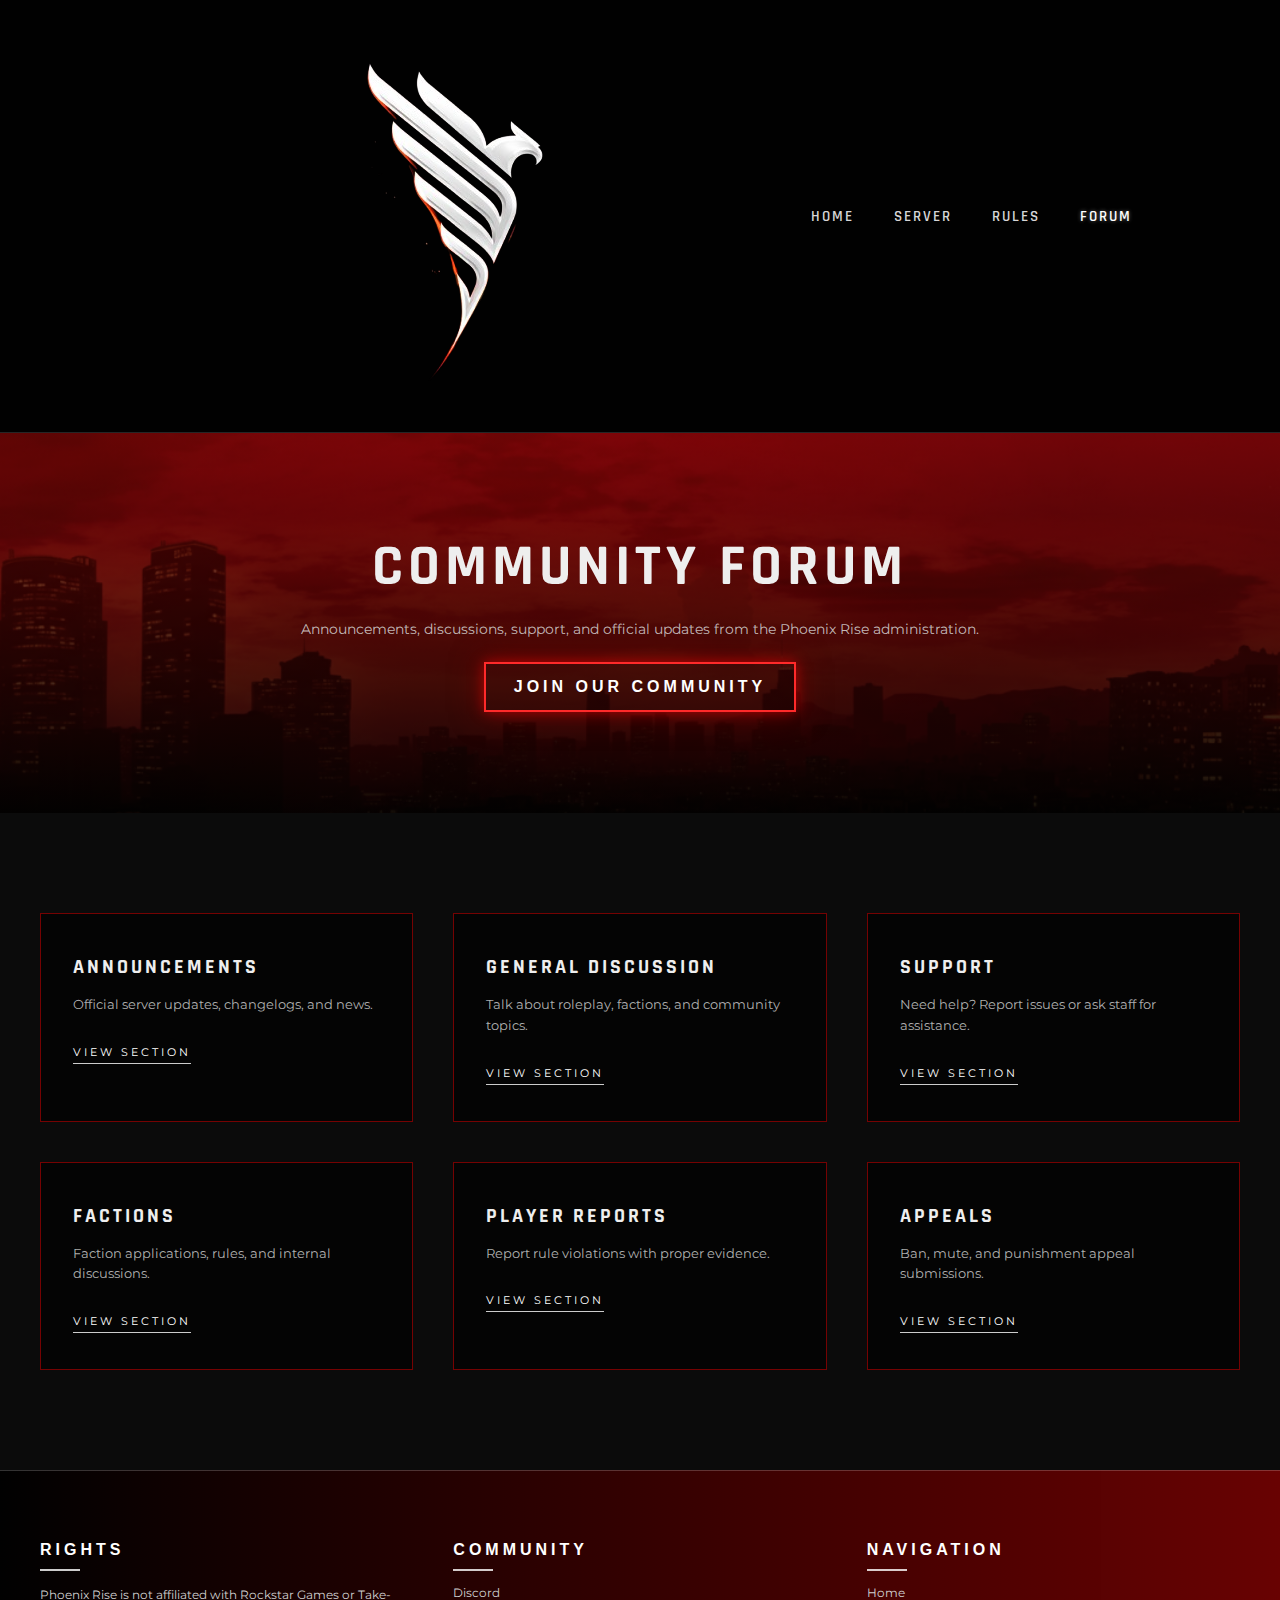
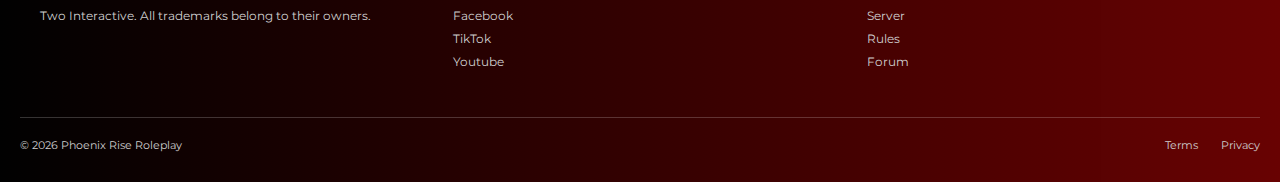
<file: forum.html>
<!DOCTYPE html>
<html lang="en">
<head>
  <meta charset="UTF-8">
  <title>Forum | Phoenix</title>
  <meta name="viewport" content="width=device-width, initial-scale=1.0">

  <link rel="stylesheet" href="css/styles.css">
</head>
<body>

<!-- =========================
     NAVBAR
========================= -->
<nav class="navbar">
  <div class="nav-container">

    <div class="nav-logo">
      <img src="images/logo.png" alt="Phoenix Rise">
    </div>

    <ul class="nav-menu">
      <li><a href="index.html">HOME</a></li>
      <li><a href="server.html">SERVER</a></li>
      <li><a href="rules.html">RULES</a></li>
      <li><a href="forum.html" class="active">FORUM</a></li>
    </ul>

    <div class="server-status">
      STATUS: <span>ONLINE</span>
    </div>

  </div>
</nav>

<!-- =========================
     FORUM HERO
========================= -->
<section class="forum-hero">
  <div class="forum-hero-content">
    <h1>COMMUNITY FORUM</h1>
    <p>
      Announcements, discussions, support, and official updates
      from the Phoenix Rise administration.
    </p>

    <a href="https://discord.gg/YOUR_INVITE"
       target="_blank"
       class="hero-btn">
       JOIN OUR COMMUNITY
    </a>
  </div>
</section>

<!-- =========================
     FORUM SECTIONS
========================= -->
<section class="forum-section">

  <div class="forum-grid">

    <div class="forum-card">
      <h3>ANNOUNCEMENTS</h3>
      <p>Official server updates, changelogs, and news.</p>
      <a href="#">VIEW SECTION</a>
    </div>

    <div class="forum-card">
      <h3>GENERAL DISCUSSION</h3>
      <p>Talk about roleplay, factions, and community topics.</p>
      <a href="#">VIEW SECTION</a>
    </div>

    <div class="forum-card">
      <h3>SUPPORT</h3>
      <p>Need help? Report issues or ask staff for assistance.</p>
      <a href="#">VIEW SECTION</a>
    </div>

    <div class="forum-card">
      <h3>FACTIONS</h3>
      <p>Faction applications, rules, and internal discussions.</p>
      <a href="#">VIEW SECTION</a>
    </div>

    <div class="forum-card">
      <h3>PLAYER REPORTS</h3>
      <p>Report rule violations with proper evidence.</p>
      <a href="#">VIEW SECTION</a>
    </div>

    <div class="forum-card">
      <h3>APPEALS</h3>
      <p>Ban, mute, and punishment appeal submissions.</p>
      <a href="#">VIEW SECTION</a>
    </div>

  </div>

</section>

<!-- =========================
     FOOTER
========================= -->
<footer class="site-footer">
  <div class="footer-container">

    <div class="footer-col">
      <h4>RIGHTS</h4>
      <p>
        Phoenix Rise is not affiliated with Rockstar Games or
        Take-Two Interactive. All trademarks belong to their owners.
      </p>

    </div>

    <div class="footer-col">
      <h4>COMMUNITY</h4>
      <ul>
        <li><a href="https://discord.gg/2nyASzjTf">Discord</a></li>
        <li><a href="https://www.facebook.com/share/1Ha8A7fpet/">Facebook</a></li>
        
        <li><a href="#">TikTok</a></li>
        <li><a href="https://youtube.com/@phoenixriseroleplay?si=cSsHaofqB522xa_9">Youtube</a></li>
      </ul>
    </div>

    <div class="footer-col">
      <h4>NAVIGATION</h4>
      <ul>
        <li><a href="index.html">Home</a></li>
        <li><a href="server.html">Server</a></li>
        <li><a href="rules.html">Rules</a></li>
        <li><a href="forum.html">Forum</a></li>
      </ul>
    </div>

  </div>

  <div class="footer-bottom">
    <span>© 2026 Phoenix Rise Roleplay</span>
    <div class="footer-links">
      <a href="#">Terms</a>
      <a href="#">Privacy</a>
    </div>
  </div>
</footer>

</body>
</html>
</file>
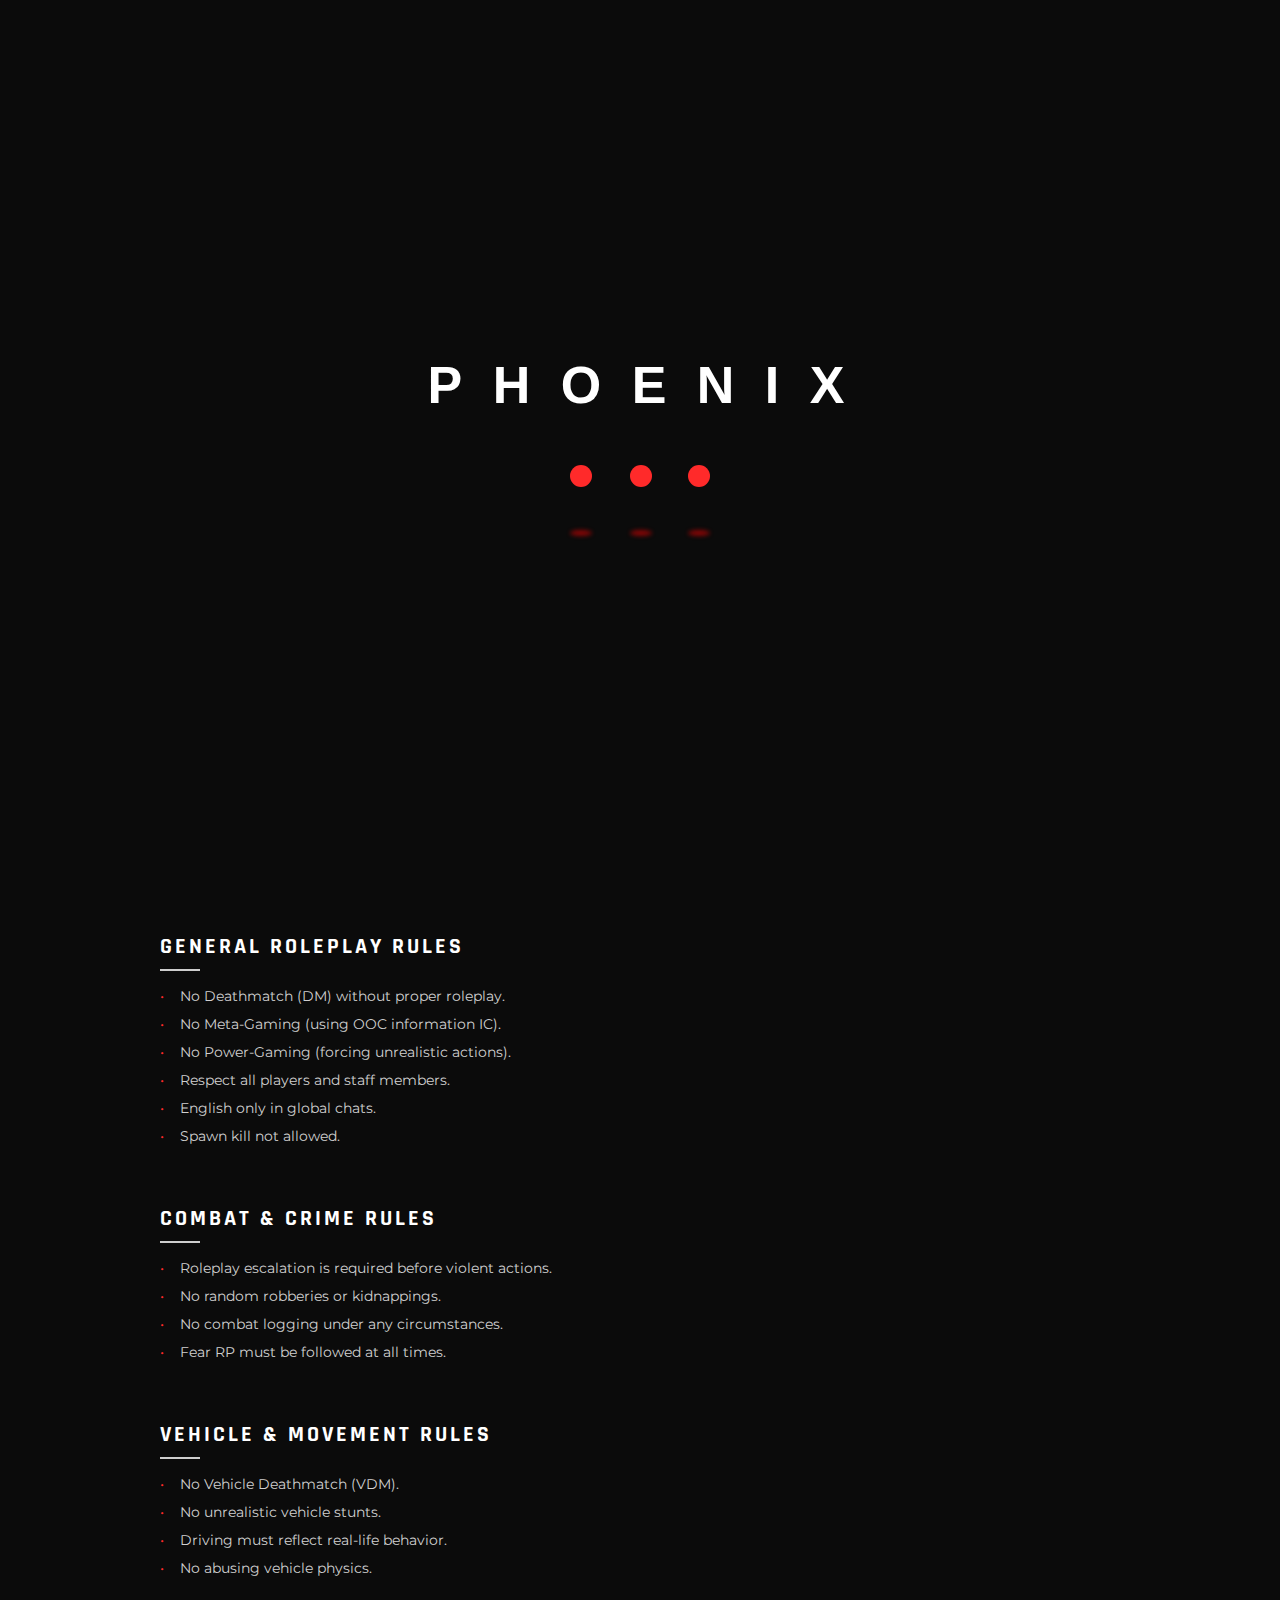
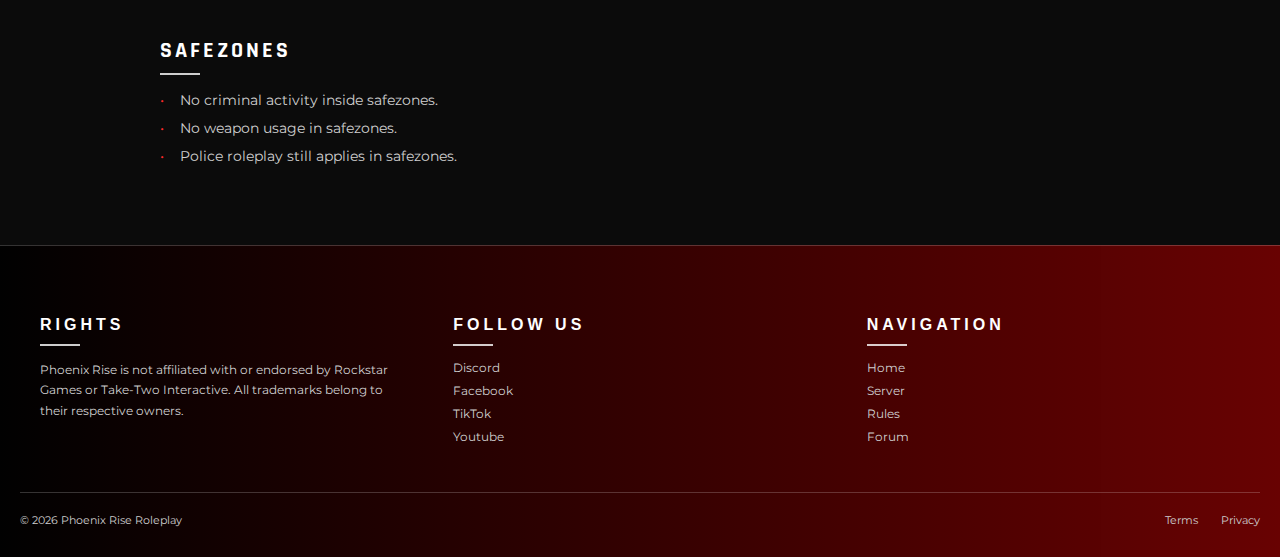
<file: rules.html>
<!DOCTYPE html>
<html lang="en">
<head>
  <meta charset="UTF-8">
  <title>Phoenix Rise | Rules</title>
  <link rel="icon" type="image/png" href="images/logo.png">
  <link rel="shortcut icon" type="image/png" href="images/logo.png">
  <meta name="viewport" content="width=device-width, initial-scale=1.0">

  <!-- CSS -->
  <link rel="stylesheet" href="css/styles.css">

</head>
<body>



<!-- LOADER START -->
<div id="preloader">
  <div class="loader-content">
    <h1 class="loader-title">
      <span>P</span>
      <span>H</span>
      <span>O</span>
      <span>E</span>
      <span>N</span>
      <span>I</span>
      <span>X</span>

    </h1>

    <div class="wrapper">
      <div class="circle"></div>
      <div class="circle"></div>
      <div class="circle"></div>
      <div class="shadow"></div>
      <div class="shadow"></div>
      <div class="shadow"></div>
    </div>
  </div>
</div>



<!-- =========================
     NAVBAR (SAME AS INDEX)
========================= -->
<nav class="navbar">
  <div class="nav-container">

    <div class="nav-logo">
      <img src="images/logo.png" alt="Phoenix Rise">
    </div>

    <ul class="nav-menu">
      <li><a href="index.html">Home</a></li>
      <li><a href="#">Server</a></li>
      <li><a href="rules.html" class="active">Rules</a></li>
      <li><a href="forum.html">FORUM</a></li>
    </ul>

    <div class="server-status">
      SERVER STATUS: <span>ONLINE</span>
    </div>

  </div>
</nav>

<!-- =========================
     HERO
========================= -->
<section class="rules-hero">
  <div class="rules-hero-content">
    <h1>SERVER RULES</h1>
    <p>
      Phoenix Rise is a serious GTA San Andreas Multiplayer roleplay server.
      These rules exist to ensure fairness, realism, and an immersive roleplay
      experience for everyone.
    </p>

    <a href="https://discord.gg/K4yQWjnhGY"
       target="_blank"
       class="hero-btn">
       JOIN OUR COMMUNITY
    </a>
  </div>
</section>

<!-- =========================
     RULES CONTENT
========================= -->
<section class="rules-section">

  <!-- RULE BLOCK -->
  <div class="rule-block">
    <h2>GENERAL ROLEPLAY RULES</h2>
    <ul>
      <li>No Deathmatch (DM) without proper roleplay.</li>
      <li>No Meta-Gaming (using OOC information IC).</li>
      <li>No Power-Gaming (forcing unrealistic actions).</li>
      <li>Respect all players and staff members.</li>
      <li>English only in global chats.</li>
     <li>Spawn kill not allowed.</li> 
    </ul>
  </div>

  <!-- RULE BLOCK -->
  <div class="rule-block">
    <h2>COMBAT & CRIME RULES</h2>
    <ul>
      <li>Roleplay escalation is required before violent actions.</li>
      <li>No random robberies or kidnappings.</li>
      <li>No combat logging under any circumstances.</li>
      <li>Fear RP must be followed at all times.</li>
    </ul>
  </div>

  <!-- RULE BLOCK -->
  <div class="rule-block">
    <h2>VEHICLE & MOVEMENT RULES</h2>
    <ul>
      <li>No Vehicle Deathmatch (VDM).</li>
      <li>No unrealistic vehicle stunts.</li>
      <li>Driving must reflect real-life behavior.</li>
      <li>No abusing vehicle physics.</li>
    </ul>
  </div>

  <!-- RULE BLOCK -->
  <div class="rule-block">
    <h2>SAFEZONES</h2>
    <ul>
      <li>No criminal activity inside safezones.</li>
      <li>No weapon usage in safezones.</li>
      <li>Police roleplay still applies in safezones.</li>
    </ul>
  </div>

</section>

<!-- =========================
     FOOTER (SAME AS INDEX)
========================= -->
<footer class="site-footer">
  <div class="footer-container">

    <div class="footer-col">
      <h4>RIGHTS</h4>
      <p>
        Phoenix Rise is not affiliated with or endorsed by Rockstar Games or
        Take-Two Interactive. All trademarks belong to their respective owners.
      </p>
    </div>

    <div class="footer-col">
      <h4>FOLLOW US</h4>
      <ul>
        <li><a href="https://discord.gg/2nyASzjTf">Discord</a></li>
        <li><a href="https://www.facebook.com/share/1Ha8A7fpet/">Facebook</a></li>
        
        <li><a href="#">TikTok</a></li>
        <li><a href="https://youtube.com/@phoenixriseroleplay?si=cSsHaofqB522xa_9">Youtube</a></li>
      </ul>
    </div>

    <div class="footer-col">
      <h4>NAVIGATION</h4>
      <ul>
        <li><a href="index.html">Home</a></li>
        <li><a href="server.html">Server</a></li>
        <li><a href="rules.html">Rules</a></li>
        <li><a href="forum.html">Forum</a></li>
      </ul>
    </div>

  </div>

  <div class="footer-bottom">
    <span>© 2026 Phoenix Rise Roleplay</span>
    <div class="footer-links">
      <a href="#">Terms</a>
      <a href="#">Privacy</a>
    </div>
  </div>
</footer>



<script>
  window.addEventListener("load", function() {
    setTimeout(function() {
      document.getElementById("preloader").classList.add("hide");
    }, 1000); // 3 seconds
  });
</script>



</body>
</html>
</file>
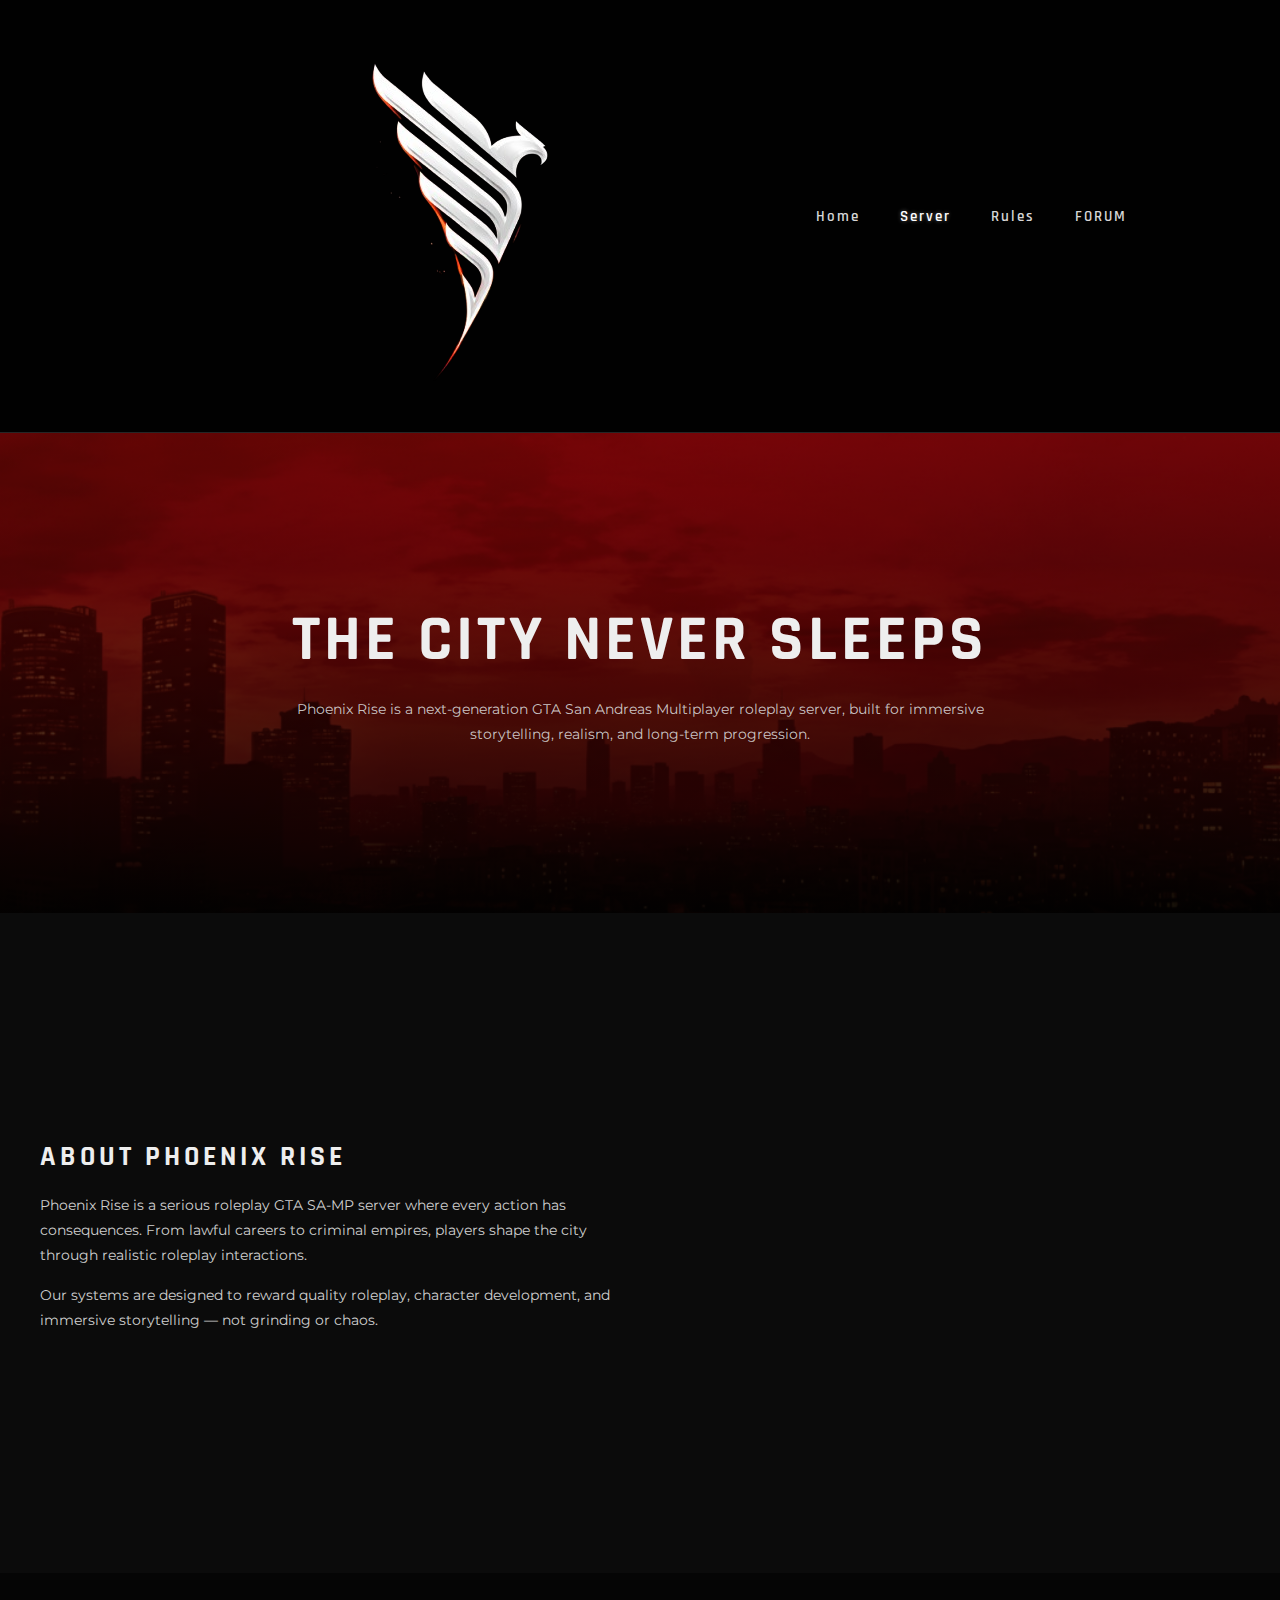
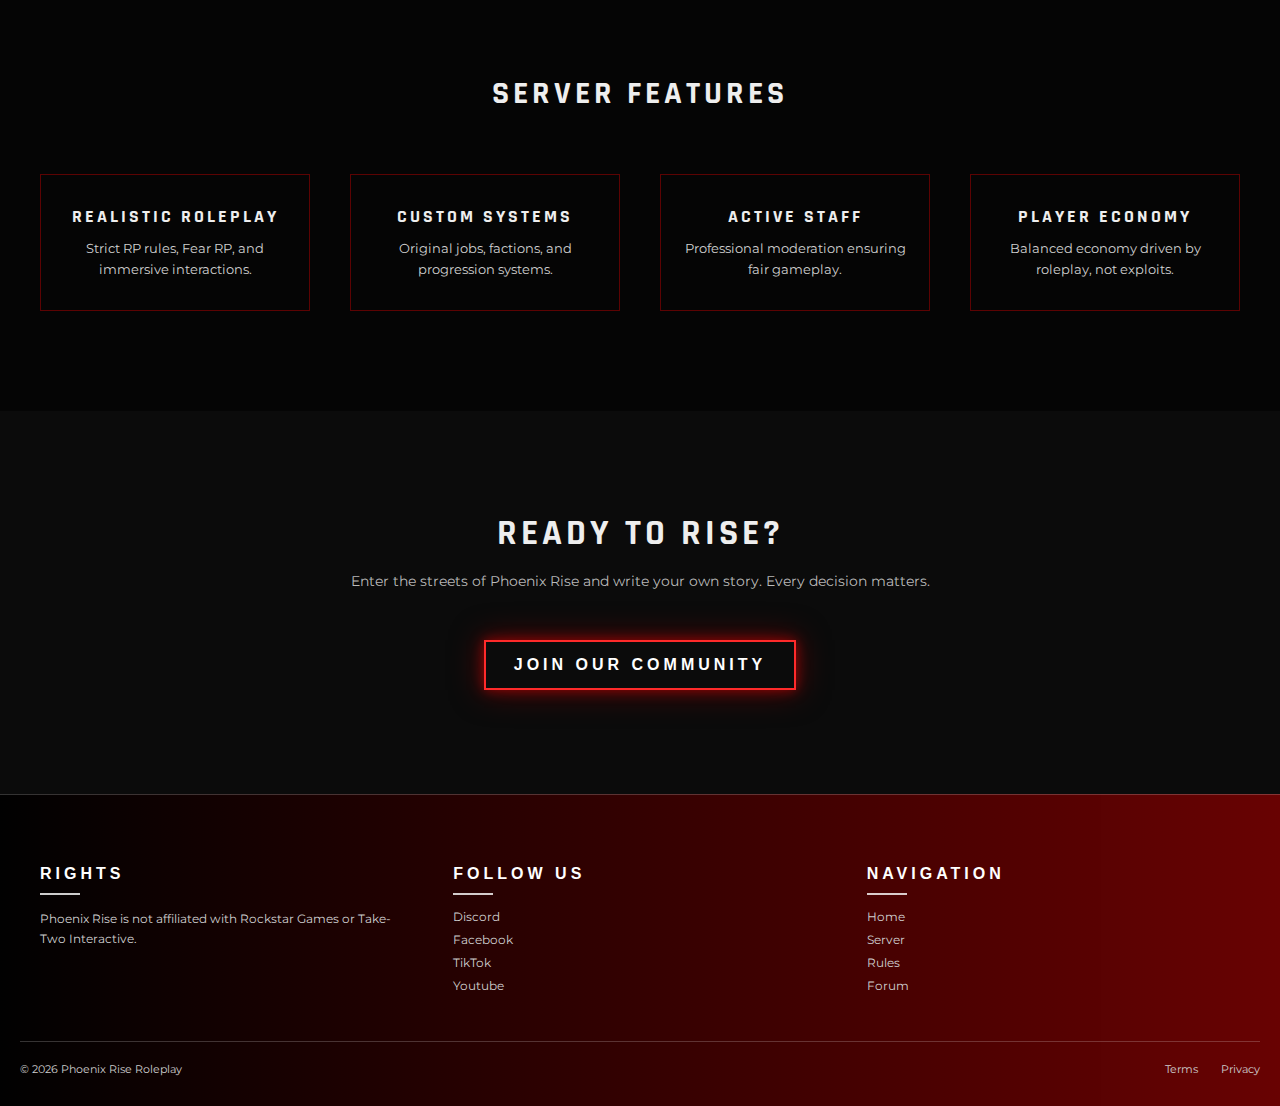
<file: server.html>
<!DOCTYPE html>
<html lang="en">
<head>
  <meta charset="UTF-8">
  <title>Phoenix Rise | Server</title>
  <meta name="viewport" content="width=device-width, initial-scale=1.0">

  <!-- CSS -->
  <link rel="stylesheet" href="css/styles.css">
</head>
<body>

<!-- =========================
     NAVBAR
========================= -->
<nav class="navbar">
  <div class="nav-container">

    <div class="nav-logo">
      <img src="images/logo.png" alt="Phoenix Rise">
    </div>

    <ul class="nav-menu">
      <li><a href="index.html">Home</a></li>
      <li><a href="server.html" class="active">Server</a></li>
      <li><a href="rules.html">Rules</a></li>
      <li><a href="forum.html">FORUM</a></li>
    </ul>

    <div class="server-status">
      SERVER STATUS: <span>ONLINE</span>
    </div>

  </div>
</nav>

<!-- =========================
     HERO
========================= -->
<section class="server-hero">
  <div class="server-hero-content">
    <h1>THE CITY NEVER SLEEPS</h1>
    <p>
      Phoenix Rise is a next-generation GTA San Andreas Multiplayer roleplay server,
      built for immersive storytelling, realism, and long-term progression.
    </p>
  </div>
</section>

<!-- =========================
     ABOUT SERVER
========================= -->
<section class="server-about">

  <div class="server-about-grid">

    <div class="server-text">
      <h2>ABOUT PHOENIX RISE</h2>
      <p>
        Phoenix Rise is a serious roleplay GTA SA-MP server where every action has
        consequences. From lawful careers to criminal empires, players shape the
        city through realistic roleplay interactions.
      </p>
      <p>
        Our systems are designed to reward quality roleplay, character development,
        and immersive storytelling — not grinding or chaos.
      </p>
    </div>

    <div class="server-image">
      <img src="images/server/city.jpeg" class="city-image" alt="Server City">
    </div>

  </div>

</section>

<!-- =========================
     FEATURES
========================= -->
<section class="server-features">

  <h2>SERVER FEATURES</h2>

  <div class="features-grid">

    <div class="feature-box">
      <h3>REALISTIC ROLEPLAY</h3>
      <p>Strict RP rules, Fear RP, and immersive interactions.</p>
    </div>

    <div class="feature-box">
      <h3>CUSTOM SYSTEMS</h3>
      <p>Original jobs, factions, and progression systems.</p>
    </div>

    <div class="feature-box">
      <h3>ACTIVE STAFF</h3>
      <p>Professional moderation ensuring fair gameplay.</p>
    </div>

    <div class="feature-box">
      <h3>PLAYER ECONOMY</h3>
      <p>Balanced economy driven by roleplay, not exploits.</p>
    </div>

  </div>

</section>

<!-- =========================
     JOIN CTA
========================= -->
<section class="server-cta">
  <h2>READY TO RISE?</h2>
  <p>
    Enter the streets of Phoenix Rise and write your own story.
    Every decision matters.
  </p>
  <a href="https://discord.gg/2nyASzjTf" class="hero-btn" target="_blank">
    JOIN OUR COMMUNITY
  </a>
</section>

<!-- =========================
     FOOTER
========================= -->
<footer class="site-footer">
  <div class="footer-container">

    <div class="footer-col">
      <h4>RIGHTS</h4>
      <p>
        Phoenix Rise is not affiliated with Rockstar Games or Take-Two Interactive.
      </p>
    </div>

    <div class="footer-col">
      <h4>FOLLOW US</h4>
      <ul>
        <li><a href="https://discord.gg/2nyASzjTf">Discord</a></li>
        <li><a href="https://www.facebook.com/share/1Ha8A7fpet/">Facebook</a></li>
        
        <li><a href="#">TikTok</a></li>
        <li><a href="https://youtube.com/@phoenixriseroleplay?si=cSsHaofqB522xa_9">Youtube</a></li>
      </ul>
    </div>

    <div class="footer-col">
      <h4>NAVIGATION</h4>
      <ul>
        <li><a href="index.html">Home</a></li>
        <li><a href="server.html">Server</a></li>
        <li><a href="rules.html">Rules</a></li>
        <li><a href="forum.html">Forum</a></li>
      </ul>
    </div>

  </div>

  <div class="footer-bottom">
    <span>© 2026 Phoenix Rise Roleplay</span>
    <div class="footer-links">
      <a href="#">Terms</a>
      <a href="#">Privacy</a>
    </div>
  </div>
</footer>

</body>
</html>
</file>
<file: css/styles.css>
/* =========================
   FONTS
========================= */
@import url('https://fonts.googleapis.com/css2?family=Rajdhani:wght@500;600;700&family=Montserrat:wght@300;400;600&display=swap');


/* =========================
   ROOT
========================= */
:root {
  --red: #ff2a2a;
  --dark: #0b0b0b;
  --glass: rgba(0,0,0,0.55);
}


body {
  font-family: 'Montserrat', sans-serif;
  background: var(--dark);
  color: #eee;
}

/* =========================
   NAVBAR (MATCH IMAGE)
========================= */
.navbar {
  position: sticky;
  top: 0;
  z-index: 1000;
  background: rgba(0,0,0,0.85);
  border-bottom: 1px solid rgba(255,255,255,0.15);
}

.nav-container {
  max-width: 1400px;
  margin: auto;
  padding: 12px 24px;
  display: flex;
  align-items: center;
  justify-content: center;
  gap: 50px;
}

/* MENU */
.nav-menu {
  list-style: none;
  display: flex;
  gap: 32px;
}

.nav-menu a {
  position: relative;
  font-family: 'Rajdhani', sans-serif;
  font-size: 15px;
  letter-spacing: 2px;
  font-weight: 600;
  color: #d6d6d6;
  text-decoration: none;
  padding-bottom: 8px;
  transition: color 0.3s ease, text-shadow 0.3s ease;
}


/* ACTIVE LINK */
.nav-menu a.active {
  color: #ffffff;
  text-shadow: 0 0 4px rgba(255,255,255,0.4);
}

/* UNDERLINE (WHITE LIKE IMAGE) */
.nav-menu a::after {
  content: "";
  left: 50%;
  bottom: -10px;
  transform: translateX(-50%);
  width: 0;
  height: 2px;
  background: rgba(255,255,255,0.9);
  border-radius: 4px;
  transition: width 0.35s ease;
}

/* ACTIVE UNDERLINE */
.nav-menu a.active::after {
  width: 22px;
}

/* HOVER UNDERLINE */
.nav-menu a:not(.active):hover {
  color: #ffffff;
}

.nav-menu a:not(.active):hover::after {
  width: 14px;
}
.nav-menu li {
  position: relative;
}




/* =========================
   HERO (IMAGE RESTORED)
========================= */
.hero {
  height: 650px;
  background:
    linear-gradient(rgba(120,0,0,0.6), rgba(0,0,0,0.9)),
    url("../images/hero-bg.png") center/cover no-repeat;
  display: flex;
  align-items: center;
  justify-content: center;
  text-align: center;
}

.hero h1 {
  font-family: 'Bebas Neue', sans-serif;
  font-size: 72px;
  letter-spacing: 6px;
}

.hero p {
  margin-top: 18px;
  letter-spacing: 3px;
  color: var(--red);
}

/* CTA BUTTON */


.hero-btn:hover {
  background: linear-gradient(180deg, #ff2a2a, #8b0000);
  box-shadow:
    0 0 20px rgba(255,0,0,0.9),
    0 0 48px rgba(255,0,0,1);
  transform: translateY(-2px);
}

/* =========================
   TEAM SECTION
========================= */
.team-section {
  padding: 100px 20px;
  background:
    linear-gradient(rgba(120,0,0,0.75), rgba(0,0,0,0.95)),
    url("../images/team-bg.jpg") center/cover no-repeat;
  text-align: center;
}

.team-header h2 {
  font-family: 'Bebas Neue', sans-serif;
  font-size: 36px;
  letter-spacing: 6px;
}

.team-header p {
  max-width: 720px;
  margin: 14px auto 60px;
  font-size: 13px;
  line-height: 1.6;
  color: #d6d6d6;
}

/* TEAM GRID */

/* TEAM MEMBER (FLOATING, NO CARD) */


/* IMAGE */
/* STAFF IMAGE WRAPPER EFFECT */



/* NAME */
.team-member h3 {
  font-family: 'Rajdhani', sans-serif;
  font-size: 17px;
  letter-spacing: 2px;
  font-weight: 700;
  color: #ffffff;
  transition: text-shadow 0.35s ease;
}


/* ROLE */
.team-member span {
  font-family: 'Rajdhani', sans-serif;
  font-size: 11px;
  letter-spacing: 2px;
  font-weight: 600;
  color: rgba(255,255,255,0.65);
}

/* DESCRIPTION */
.team-member p {
  font-size: 12px;
  line-height: 1.6;
  color: #d0d0d0;
  max-width: 260px;
  margin: auto;
}

/* =========================
   HOVER EFFECTS (LIKE BEFORE)
========================= */

/* Lift whole block */
.team-member:hover {
  transform: translateY(-6px);
}

.team-member:hover img {
  transform: translateY(-6px) scale(1.05);
  box-shadow:
    0 0 0 4px rgba(0,0,0,1),
    0 0 0 6px rgba(255,255,255,0.4),
    0 0 45px rgba(0,0,0,1);
}



/* Name glow */
.team-member:hover h3 {
  text-shadow:
    0 0 6px rgba(255,0,0,0.6),
    0 0 14px rgba(255,0,0,0.5);
}


/* =========================
   DOWNLOAD SECTION
========================= */
.download-grid {
  max-width: 1400px;
  margin: auto;
  padding: 80px 20px;
  display: grid;
  grid-template-columns: repeat(auto-fit, minmax(300px,1fr));
  gap: 30px;
}

.download-box {
  height: 420px;
  display: flex;
  align-items: flex-end;
  padding: 25px;
  background-size: cover;
  border: 1px solid rgba(255,0,0,0.5);
}

.register {
  background:
    linear-gradient(rgba(0,0,0,0.4), rgba(0,0,0,0.85)),
    url("../images/download/register.jpg") center/cover;
}

.play {
  background:
    linear-gradient(rgba(0,0,0,0.4), rgba(0,0,0,0.85)),
    url("../images/download/play.jpg") center/cover;
}



/* =========================
   FOOTER (MATCH IMAGE)
========================= */

.site-footer {
  background:
    linear-gradient(90deg, rgba(0,0,0,0.95), rgba(120,0,0,0.85));
  padding: 70px 20px 30px;
  border-top: 1px solid rgba(255,255,255,0.2);
  font-size: 12px;
}



/* COLUMN HEADINGS */
.footer-col h4 {
  font-family: 'Bebas Neue', sans-serif;
  font-size: 16px;
  letter-spacing: 4px;
  color: #ffffff;
  margin-bottom: 14px;
  position: relative;
}

/* UNDERLINE */
.footer-col h4::after {
  content: "";
  display: block;
  width: 40px;
  height: 2px;
  background: rgba(255,255,255,0.8);
  margin-top: 10px;
}

/* TEXT */
.footer-col p {
  line-height: 1.7;
  color: #d0d0d0;
  max-width: 360px;
}

/* LISTS */
.footer-col ul {
  list-style: none;
}

.footer-col ul li {
  margin-bottom: 8px;
}

.footer-col ul li a {
  text-decoration: none;
  color: #d0d0d0;
  transition: color 0.3s ease;
}

.footer-col ul li a:hover {
  color: #ffffff;
}

/* BOTTOM BAR */
.footer-bottom {
  max-width: 1400px;
  margin: 40px auto 0;
  padding-top: 20px;
  border-top: 1px solid rgba(255,255,255,0.2);
  display: flex;
  justify-content: space-between;
  align-items: center;
  font-size: 11px;
  color: #cfcfcf;
}

.footer-links a {
  margin-left: 20px;
  color: #cfcfcf;
  text-decoration: none;
  transition: color 0.3s ease;
}

.footer-links a:hover {
  color: #ffffff;
}


/* SERVER STATUS */
.server-status {
  position: absolute;
  right: 24px;
  font-family: 'Bebas Neue', sans-serif;
  font-size: 12px;
  letter-spacing: 3px;
  color: rgba(255,255,255,0.7);
}

.server-status span {
  color: #00ff6a;
  text-shadow: 0 0 6px rgba(0,255,106,0.8);
}

.hero-content {
  max-width: 900px;
}

.hero p {
  margin-top: 22px;
  font-size: 14px;
  letter-spacing: 1px;
  line-height: 1.8;
  color: rgba(220, 220, 220, 0.9);
  text-shadow: 0 0 10px rgba(0,0,0,0.8);
}



/* =========================
   RULES PAGE
========================= */

.rules-hero {
  height: 420px;
  background:
    linear-gradient(rgba(120,0,0,0.65), rgba(0,0,0,0.9)),
    url("../images/hero-bg.png") center/cover no-repeat;
  display: flex;
  align-items: center;
  justify-content: center;
  text-align: center;
}

.rules-hero h1 {
  font-family: 'Rajdhani', sans-serif;
  font-size: 64px;
  letter-spacing: 4px;
}

.rules-hero p {
  margin-top: 16px;
  max-width: 700px;
  font-size: 14px;
  line-height: 1.7;
  color: rgba(220,220,220,0.9);
}

/* CONTENT */
.rules-section {
  max-width: 1000px;
  margin: 80px auto;
  padding: 0 20px;
}

.rule-block {
  margin-bottom: 60px;
}

.rule-block h2 {
  font-family: 'Rajdhani', sans-serif;
  font-size: 22px;
  letter-spacing: 3px;
  margin-bottom: 16px;
  color: #ffffff;
  position: relative;
}

.rule-block h2::after {
  content: "";
  display: block;
  width: 40px;
  height: 2px;
  background: rgba(255,255,255,0.8);
  margin-top: 8px;
}

.rule-block ul {
  list-style: none;
  padding-left: 0;
}

.rule-block ul li {
  margin-bottom: 10px;
  padding-left: 20px;
  position: relative;
  font-size: 14px;
  color: #d0d0d0;
}

.rule-block ul li::before {
  content: "•";
  position: absolute;
  left: 0;
  color: var(--red);
}





/* =========================
   SERVER PAGE
========================= */

.server-hero {
  height: 480px;
  background:
    linear-gradient(rgba(120,0,0,0.65), rgba(0,0,0,0.9)),
    url("../images/hero-bg.png") center/cover no-repeat;
  display: flex;
  align-items: center;
  justify-content: center;
  text-align: center;
}

.server-hero h1 {
  font-family: 'Rajdhani', sans-serif;
  font-size: 64px;
  letter-spacing: 4px;
}

.server-hero p {
  margin-top: 16px;
  max-width: 720px;
  font-size: 14px;
  line-height: 1.8;
  color: rgba(220,220,220,0.9);
}

/* ABOUT */
.server-about {
  padding: 100px 20px;
}

.server-about-grid {
  max-width: 1200px;
  margin: auto;
  display: grid;
  grid-template-columns: 1fr 1fr;
  gap: 60px;
  align-items: center;
}

.server-text h2 {
  font-family: 'Rajdhani', sans-serif;
  font-size: 28px;
  letter-spacing: 4px;
  margin-bottom: 18px;
}

.server-text p {
  font-size: 14px;
  line-height: 1.8;
  color: #d0d0d0;
  margin-bottom: 14px;
}

.server-image img {
  width: 100%;
  height: 380px;
  object-fit: cover;
  border: 1px solid rgba(255,0,0,0.4);
}

/* FEATURES */
.server-features {
  padding: 100px 20px;
  background: rgba(0,0,0,0.5);
  text-align: center;
}

.server-features h2 {
  font-family: 'Rajdhani', sans-serif;
  font-size: 32px;
  letter-spacing: 4px;
  margin-bottom: 60px;
}

.features-grid {
  max-width: 1200px;
  margin: auto;
  display: grid;
  grid-template-columns: repeat(4, 1fr);
  gap: 40px;
}

.feature-box {
  padding: 30px 20px;
  border: 1px solid rgba(255,0,0,0.35);
  transition: transform 0.3s ease, box-shadow 0.3s ease;
}

.feature-box h3 {
  font-family: 'Rajdhani', sans-serif;
  font-size: 18px;
  letter-spacing: 3px;
  margin-bottom: 10px;
}

.feature-box p {
  font-size: 13px;
  color: #d0d0d0;
  line-height: 1.6;
}

.feature-box:hover {
  transform: translateY(-6px);
  box-shadow:
    0 0 18px rgba(255,0,0,0.4),
    0 0 32px rgba(255,0,0,0.3);
}

/* CTA */
.server-cta {
  padding: 100px 20px;
  text-align: center;
}

.server-cta h2 {
  font-family: 'Rajdhani', sans-serif;
  font-size: 36px;
  letter-spacing: 4px;
}

.server-cta p {
  max-width: 600px;
  margin: 16px auto 30px;
  font-size: 14px;
  color: rgba(220,220,220,0.85);
}



/* =========================
   FORUM PAGE
========================= */

.forum-hero {
  height: 380px;
  background:
    linear-gradient(rgba(120,0,0,0.65), rgba(0,0,0,0.9)),
    url("../images/hero-bg.png") center/cover no-repeat;
  display: flex;
  align-items: center;
  justify-content: center;
  text-align: center;
}

.forum-hero h1 {
  font-family: 'Rajdhani', sans-serif;
  font-size: 58px;
  letter-spacing: 5px;
}

.forum-hero p {
  margin-top: 14px;
  max-width: 720px;
  font-size: 14px;
  line-height: 1.7;
  color: rgba(220,220,220,0.85);
}

/* GRID */
.forum-section {
  padding: 100px 20px;
}

.forum-grid {
  max-width: 1200px;
  margin: auto;
  display: grid;
  grid-template-columns: repeat(auto-fit, minmax(300px,1fr));
  gap: 40px;
}

/* CARD */
.forum-card {
  padding: 40px 32px;
  background: rgba(0,0,0,0.6);
  border: 1px solid rgba(255,0,0,0.45);
  transition: transform 0.35s ease, box-shadow 0.35s ease;
}

.forum-card h3 {
  font-family: 'Rajdhani', sans-serif;
  font-size: 20px;
  letter-spacing: 3px;
}

.forum-card p {
  margin: 14px 0 26px;
  font-size: 13px;
  line-height: 1.6;
  color: rgba(220,220,220,0.8);
}

.forum-card a {
  font-size: 11px;
  letter-spacing: 3px;
  text-decoration: none;
  color: #ffffff;
  padding-bottom: 4px;
  border-bottom: 1px solid rgba(255,255,255,0.8);
}

/* HOVER */
.forum-card:hover {
  transform: translateY(-6px);
  box-shadow:
    0 0 22px rgba(255,0,0,0.4),
    0 0 60px rgba(0,0,0,0.9);
}


/* SERVER CITY IMAGE */
.city-image {
  width: 320px;
  height: 320px;
  object-fit: cover;
  border-radius: 10%;
  background: radial-gradient(circle at center, #1a1a1a, #000);
  display: block;
  margin: 40px auto;

  box-shadow:
    0 0 0 2px rgba(255,255,255,0.15),
    0 0 40px rgba(0,0,0,0.9);

  transition:
    transform 0.45s ease,
    box-shadow 0.45s ease;
}


.city-image:hover {
  transform: scale(1.06);
  box-shadow:
    0 0 0 2px rgba(255,255,255,0.4),
    0 0 30px rgba(255,255,255,0.3),
    0 0 70px rgba(0,0,0,1);
}


@keyframes fadeUp {
  from {
    opacity: 0;
    transform: translateY(40px);
  }
  to {
    opacity: 1;
    transform: translateY(0);
  }
}

@keyframes fadeZoom {
  from {
    opacity: 0;
    transform: scale(0.92);
  }
  to {
    opacity: 1;
    transform: scale(1);
  }
}

.hero h1,
.server-hero h1,
.rules-hero h1,
.forum-hero h1 {
  animation: fadeUp 1s ease forwards;
}

.hero p,
.server-hero p,
.rules-hero p,
.forum-hero p {
  animation: fadeUp 1.2s ease forwards;
  animation-delay: 0.15s;
}


.team-member {
  opacity: 0;
  animation: fadeZoom 0.9s ease forwards;
}

.team-member:nth-child(1) { animation-delay: 0.1s; }
.team-member:nth-child(2) { animation-delay: 0.2s; }
.team-member:nth-child(3) { animation-delay: 0.3s; }
.team-member:nth-child(4) { animation-delay: 0.4s; }


.city-image {
  opacity: 0;
  animation: fadeZoom 1s ease forwards;
}


@media (max-width: 900px) {
  .nav-container {
    flex-direction: column;
    gap: 18px;
  }



  .server-status {
    position: static;
    margin-top: 6px;
  }

 
}


@media (max-width: 900px) {
  .team-grid {
    grid-template-columns: repeat(2, 1fr);
    gap: 40px;
  }
}

@media (max-width: 520px) {
  .team-grid {
    grid-template-columns: 1fr;
  }
}

@media (max-width: 900px) {
  .server-about-grid {
    grid-template-columns: 1fr;
    text-align: center;
  }

  .server-image img {
    height: 280px;
  }
}


@media (max-width: 900px) {
  .features-grid {
    grid-template-columns: repeat(2, 1fr);
  }
}

@media (max-width: 520px) {
  .features-grid {
    grid-template-columns: 1fr;
  }
}


@media (max-width: 900px) {
  .footer-container {
    grid-template-columns: 1fr;
    gap: 50px;
    text-align: center;
  }

  .footer-col h4::after {
    margin-left: auto;
    margin-right: auto;
  }

  .footer-bottom {
    flex-direction: column;
    gap: 14px;
  }
}
a, button, img {
  transition: all 0.3s ease;
}


@media (max-width: 520px) {
  h1 {
    font-size: 42px !important;
    letter-spacing: 3px !important;
  }

  p {
    font-size: 13px !important;
  }
}





@keyframes pulseGlow {
  0%, 100% {
    box-shadow: 0 0 15px rgba(255,0,0,0.4);
  }
  50% {
    box-shadow: 0 0 30px rgba(255,0,0,0.9);
  }
}

.hero-btn {
  animation: pulseGlow 3s ease-in-out infinite;
}


.team-grid:hover .team-member {
  opacity: 0.4;
}

.team-grid:hover .team-member:hover {
  opacity: 1;
}


.team-member {
  position: relative;
  padding: 40px 25px;
  border-radius: 20px;
  background: rgba(0,0,0,0.6);
  backdrop-filter: blur(12px);
  border: 1px solid rgba(255,0,0,0.25);
  text-align: center;
  overflow: hidden;
  transition: all 0.45s ease;
}

/* Animated red glow border */


.team-member:hover::before {
  opacity: 1;
}

/* 3D lift */
.team-member:hover {
  transform: translateY(-10px) scale(1.03);
  box-shadow:
    0 15px 40px rgba(0,0,0,0.8),
    0 0 30px rgba(255,0,0,0.3);
}

.team-member img {
  width: 150px;
  height: 150px;
  object-fit: cover;
  border-radius: 50%;
  margin-bottom: 20px;
  border: 3px solid rgba(255,255,255,0.15);
  transition: all 0.4s ease;
}

.team-member:hover img {
  transform: scale(1.08);
  border-color: #ff2a2a;
  box-shadow: 0 0 25px rgba(255,0,0,0.6);
}

.team-member span {
  display: inline-block;
  margin-top: 6px;
  padding: 6px 14px;
  font-size: 11px;
  letter-spacing: 2px;
  background: linear-gradient(180deg, #ff2a2a, #8b0000);
  border-radius: 50px;
  color: #fff;
  font-weight: 600;
  box-shadow: 0 0 12px rgba(255,0,0,0.5);
}

/* =========================
   PREMIUM STAFF CARDS
========================= */

.team-grid {
  max-width: 1300px;
  margin: auto;
  display: grid;
  grid-template-columns: repeat(auto-fit, minmax(320px, 1fr));
  gap: 50px;
}

.team-member {
  position: relative;
  padding: 50px 30px;
  border-radius: 25px;
  background: rgba(0,0,0,0.65);
  backdrop-filter: blur(15px);
  border: 1px solid rgba(255,0,0,0.25);
  text-align: center;
  overflow: hidden;
  transition: all 0.5s ease;
}



.team-member:hover::before {
  opacity: 1;
}

.team-member:hover {
  transform: translateY(-12px) scale(1.03);
  box-shadow:
    0 25px 50px rgba(0,0,0,0.9),
    0 0 35px rgba(255,0,0,0.3);
}

/* Staff Image */
.staff-image img {
  width: 160px;
  height: 160px;
  border-radius: 50%;
  object-fit: cover;
  border: 3px solid rgba(255,255,255,0.15);
  margin-bottom: 20px;
  transition: all 0.4s ease;
}

.team-member:hover img {
  transform: scale(1.1);
  border-color: #ff2a2a;
  box-shadow: 0 0 30px rgba(255,0,0,0.7);
}

/* Name */
.team-member h3 {
  font-family: 'Rajdhani', sans-serif;
  font-size: 20px;
  letter-spacing: 3px;
  margin-bottom: 8px;
}

/* Role Badge */
.role {
  display: inline-block;
  padding: 6px 16px;
  font-size: 11px;
  letter-spacing: 2px;
  border-radius: 40px;
  margin-bottom: 16px;
  font-weight: 600;
}

/* Role Colors */
.founder {
  background: linear-gradient(180deg, gold, orange);
  color: black;
}

.cofounder {
  background: linear-gradient(180deg, #ff2a2a, #8b0000);
  color: white;
}

/* Description */
.team-member p {
  font-size: 13px;
  line-height: 1.7;
  color: #d0d0d0;
}

/* =========================
   HERO BUTTON (SLIDE ANIMATION)
========================= */

.hero-btn {
  position: relative;
  display: inline-block;
  margin-top: 28px;
  padding: 16px 42px;
  font-family: 'Bebas Neue', sans-serif;
  font-size: 16px;
  letter-spacing: 4px;
  font-weight: bold;
  text-decoration: none;

  color: #ffffff;
  border: 2px solid #ff2a2a;

  background: transparent;
  cursor: pointer;
  overflow: hidden;

  transition: all 0.8s ease;

  box-shadow:
    0 0 12px rgba(255,0,0,0.5),
    0 0 32px rgba(139,0,0,0.6);
}

/* Sliding Background */
.hero-btn::before {
  content: "";
  position: absolute;
  height: 100%;
  width: 0%;
  top: 0;
  left: -40px;
  transform: skewX(45deg);
  background-color: #ff2a2a;
  z-index: -1;
  transition: all 0.8s ease;
}

/* Hover Effect */
.hero-btn:hover {
  color: #ffffff;
  box-shadow:
    0 0 20px rgba(255,0,0,0.9),
    0 0 48px rgba(255,0,0,1);
}

.hero-btn:hover::before {
  width: 160%;
}

/* =========================
   FULLSCREEN PRELOADER
========================= */

#preloader {
  position: fixed;
  inset: 0;
  background: #0b0b0b;
  display: flex;
  align-items: center;
  justify-content: center;
  z-index: 99999;
  transition: opacity 0.6s ease, visibility 0.6s ease;
}

#preloader.hide {
  opacity: 0;
  visibility: hidden;
}

.loader-content {
  text-align: center;
}

/* ===== TITLE ===== */

.loader-title {
  font-family: 'Bebas Neue', sans-serif;
  font-size: 52px;
  letter-spacing: 8px;
  color: #ffffff;
  margin-bottom: 50px;
}

.loader-title span {
  display: inline-block;
  animation: bounceText 0.6s alternate infinite ease;
}

.loader-title span:nth-child(1) { animation-delay: 0s; }
.loader-title span:nth-child(2) { animation-delay: .05s; }
.loader-title span:nth-child(3) { animation-delay: .1s; }
.loader-title span:nth-child(4) { animation-delay: .15s; }
.loader-title span:nth-child(5) { animation-delay: .2s; }
.loader-title span:nth-child(6) { animation-delay: .25s; }
.loader-title span:nth-child(7) { animation-delay: .3s; }
.loader-title span:nth-child(8) { animation-delay: .35s; }
.loader-title span:nth-child(9) { animation-delay: .4s; }
.loader-title span:nth-child(10){ animation-delay: .45s; }
.loader-title span:nth-child(11){ animation-delay: .5s; }
.loader-title span:nth-child(12){ animation-delay: .55s; }

@keyframes bounceText {
  0% { transform: translateY(0); }
  100% { 
    transform: translateY(-18px);
    color: #ff2a2a;
  }
}

/* ===== DOT LOADER ===== */

.wrapper {
  width: 200px;
  height: 80px;
  position: relative;
  margin: auto;
}

.circle {
  width: 22px;
  height: 22px;
  position: absolute;
  border-radius: 50%;
  background-color: #ff2a2a; /* RED instead of white */
  left: 15%;
  transform-origin: 50%;
  animation: circleJump .6s alternate infinite ease;
}

@keyframes circleJump {
  0% {
    top: 60px;
    height: 6px;
    border-radius: 50px 50px 25px 25px;
    transform: scaleX(1.6);
  }
  40% {
    height: 22px;
    border-radius: 50%;
    transform: scaleX(1);
  }
  100% {
    top: 0%;
  }
}

.circle:nth-child(2) {
  left: 45%;
  animation-delay: .15s;
}

.circle:nth-child(3) {
  left: auto;
  right: 15%;
  animation-delay: .3s;
}

.shadow {
  width: 22px;
  height: 6px;
  border-radius: 50%;
  background-color: rgba(255,0,0,0.5);
  position: absolute;
  top: 65px;
  left: 15%;
  filter: blur(2px);
  animation: shadowScale .6s alternate infinite ease;
}

@keyframes shadowScale {
  0% { transform: scaleX(1.5); opacity: .6; }
  40% { transform: scaleX(1); opacity: .8; }
  100% { transform: scaleX(.3); opacity: .3; }
}

.shadow:nth-child(4) {
  left: 45%;
  animation-delay: .15s;
}

.shadow:nth-child(5) {
  left: auto;
  right: 15%;
  animation-delay: .3s;
}

/* =========================
   SCROLL REVEAL ANIMATIONS
========================= */

/* Default hidden state */
.reveal {
  opacity: 0;
  transform: translateY(60px);
  transition: all 1s cubic-bezier(0.16, 1, 0.3, 1);
}

/* When visible */
.reveal.active {
  opacity: 1;
  transform: translateY(0);
}

/* Zoom animation */
.reveal-zoom {
  opacity: 0;
  transform: scale(0.9);
  transition: all 1s cubic-bezier(0.16, 1, 0.3, 1);
}

.reveal-zoom.active {
  opacity: 1;
  transform: scale(1);
}

/* Left slide */
.reveal-left {
  opacity: 0;
  transform: translateX(-80px);
  transition: all 1s cubic-bezier(0.16, 1, 0.3, 1);
}

.reveal-left.active {
  opacity: 1;
  transform: translateX(0);
}

/* Right slide */
.reveal-right {
  opacity: 0;
  transform: translateX(80px);
  transition: all 1s cubic-bezier(0.16, 1, 0.3, 1);
}

.reveal-right.active {
  opacity: 1;
  transform: translateX(0);
}


/* ===== GLOBAL RESPONSIVE BASE ===== */

* {
  margin: 0;
  padding: 0;
  box-sizing: border-box;
}

html, body {
  width: 100%;
  overflow-x: hidden; /* prevents horizontal scroll */
}

img {
  max-width: 100%;
  height: auto;
  display: block;
}

section {
  padding: 80px 20px;
}

.container,
.nav-container,
.footer-container {
  width: 100%;
  max-width: 1200px;
  margin: 0 auto;
}


/* ===== HERO RESPONSIVE ===== */

.hero {
  min-height: 100vh;
  display: flex;
  align-items: center;
  text-align: center;
}

.hero h1 {
  font-size: 3rem;
}

.hero-desc {
  max-width: 700px;
  margin: 20px auto;
  font-size: 1.1rem;
  line-height: 1.6;
}

.hero-btn {
  display: inline-block;
  padding: 14px 28px;
  margin-top: 20px;
}

/* Mobile */
@media (max-width: 768px) {

  .hero h1 {
    font-size: 2rem;
  }

  .hero-desc {
    font-size: 1rem;
    padding: 0 10px;
  }

}

/* ===== TEAM GRID ===== */

.team-grid {
  display: grid;
  gap: 40px;
  margin-top: 50px;
  grid-template-columns: repeat(auto-fit, minmax(260px, 1fr));
  justify-items: center;
}

/* ===== FOOTER RESPONSIVE ===== */

.footer-container {
  display: grid;
  grid-template-columns: repeat(3, 1fr);
  gap: 40px;
}

.footer-bottom {
  display: flex;
  justify-content: space-between;
  align-items: center;
  flex-wrap: wrap;
}

/* Mobile */
@media (max-width: 900px) {

  .footer-container {
    grid-template-columns: 1fr;
    text-align: center;
  }

  .footer-bottom {
    flex-direction: column;
    gap: 10px;
    text-align: center;
  }

}


/* ===================================
   PREMIUM SCROLL ANIMATION SYSTEM
=================================== */

.hidden {
  opacity: 0;
  transform: translateY(60px);
  transition: all 1.2s cubic-bezier(0.16, 1, 0.3, 1);
}

.show {
  opacity: 1;
  transform: translateY(0);
}

/* Image special animation */
.server-image img,
.city-image {
  transition: all 1.4s ease;
}

.server-image img.hidden,
.city-image.hidden {
  transform: scale(0.9);
  opacity: 0;
}

.server-image img.show,
.city-image.show {
  transform: scale(1);
  opacity: 1;
}

/* Section spacing smoother */
section {
  padding: 120px 20px;
}

/* ===================================
   FULLSCREEN MOBILE MENU
=================================== */

  .server-status {
    display: none;
  }


/* From Uiverse.io by JulanDeAlb */ 
.hamburger {
  cursor: pointer;
}

.hamburger input {
  display: none;
}

.hamburger svg {
  /* The size of the SVG defines the overall size */
  height: 3em;
  /* Define the transition for transforming the SVG */
  transition: transform 600ms cubic-bezier(0.4, 0, 0.2, 1);
}

.line {
  fill: none;
  stroke: white;
  stroke-linecap: round;
  stroke-linejoin: round;
  stroke-width: 3;
  /* Define the transition for transforming the Stroke */
  transition: stroke-dasharray 600ms cubic-bezier(0.4, 0, 0.2, 1),
              stroke-dashoffset 600ms cubic-bezier(0.4, 0, 0.2, 1);
}

.line-top-bottom {
  stroke-dasharray: 12 63;
}

.hamburger input:checked + svg {
  transform: rotate(-45deg);
}

.hamburger input:checked + svg .line-top-bottom {
  stroke-dasharray: 20 300;
  stroke-dashoffset: -32.42;
}

/* ===================================
   FULLSCREEN MOBILE MENU
=================================== */



/* Default Desktop */
.nav-menu {
  display: flex;
  gap: 40px;
}

/* Hide hamburger on desktop */
.hamburger {
  display: none;
}

@media (max-width: 900px) {

  .hamburger {
    display: block;
    z-index: 10001;
  }

  .nav-menu {
    position: fixed;
    inset: 0;
    height: 100vh;
    width: 100%;
    background: #0b0b0b;

    flex-direction: column;
    justify-content: center;
    align-items: center;
    gap: 50px;

    transform: translateY(-100%);
    opacity: 0;
    transition: 0.6s cubic-bezier(0.16,1,0.3,1);
  }

  .nav-menu.active {
    transform: translateY(0);
    opacity: 1;
  }

  .nav-menu a {
    font-size: 36px;
  }

}

/* =========================
   STAFF CARD (Uiverse Style)
========================= */
.staff-card {
  position: relative;   /* ADD THIS */
  width: 100%;
  max-width: 320px;
  background: linear-gradient(145deg, #1a0000, #0b0b0b);
  border: 1px solid rgba(255, 0, 0, 0.2);
  box-shadow: 7px 5px 10px rgba(0, 0, 0, 0.333);
  border-radius: 12px;
  overflow: hidden;
  transition: 0.4s ease;
}

.staff-card:hover {
  transform: translateY(-8px);
  box-shadow: 0 20px 40px rgba(229, 70, 70, 0.25);
}

/* Header */
.staff-header {
  background: linear-gradient(135deg, #ee2121, #8b0000);
  padding: 20px;
  display: flex;
  align-items: center;
  gap: 15px;
}

/* Profile Image */
.staff-pfp {
  width: 60px;
  height: 60px;
  border-radius: 12px;
  object-fit: cover;
  background: #414141;
}

/* Name + Role */
.staff-info h3 {
  font-size: 18px;
  font-weight: bold;
  margin-bottom: 6px;
  color: white;
}

.staff-role {
  font-size: 14px;
  opacity: 0.8;
  color: white;
}

/* Description Box */
.staff-description {
  padding: 20px;
  background: rgba(20, 20, 20, 0.9);
  border-top: 1px solid rgba(255, 0, 0, 0.15);
  font-size: 14px;
  line-height: 1.6;
  color: #ddd;
}
/* =========================
   STAFF BLOB FIXED
========================= */

.staff-card .blob {
  position: absolute;
  width: 220px;
  height: 220px;
  background: radial-gradient(circle, #ff2a2a 0%, #ff0000 40%, transparent 70%);
  border-radius: 50%;
  top: -40px;
  right: -40px;
  filter: blur(30px);
  opacity: 0.8;
  z-index: 0;
  animation: blob-float 8s infinite ease-in-out;
}

/* Keep content above blob */
.staff-card > *:not(.blob) {
  position: relative;
  z-index: 2;
}

@keyframes blob-float {
  0%   { transform: translate(0, 0); }
  50%  { transform: translate(-30px, 30px); }
  100% { transform: translate(0, 0); }
}


/* =========================
   CUSTOM CURSOR (DESKTOP ONLY)
========================= */

/* Hide default cursor only on devices that support hover (desktop) */
@media (hover: hover) and (pointer: fine) {
  body {
    cursor: none;
  }

  .cursor-dot {
    width: 8px;
    height: 8px;
    background: #ff2a2a;
    border-radius: 50%;
    position: fixed;
    pointer-events: none;
    z-index: 9999;
    transform: translate(-50%, -50%);
  }

  .cursor-outline {
    width: 35px;
    height: 35px;
    border: 2px solid #ff2a2a;
    border-radius: 50%;
    position: fixed;
    pointer-events: none;
    z-index: 9998;
    transform: translate(-50%, -50%);
    transition: width 0.3s ease, height 0.3s ease, border 0.3s ease;
  }
}

/* Hide completely on touch devices */
@media (hover: none), (pointer: coarse) {
  .cursor-dot,
  .cursor-outline {
    display: none !important;
  }

  body {
    cursor: auto;
  }
}
</file>
